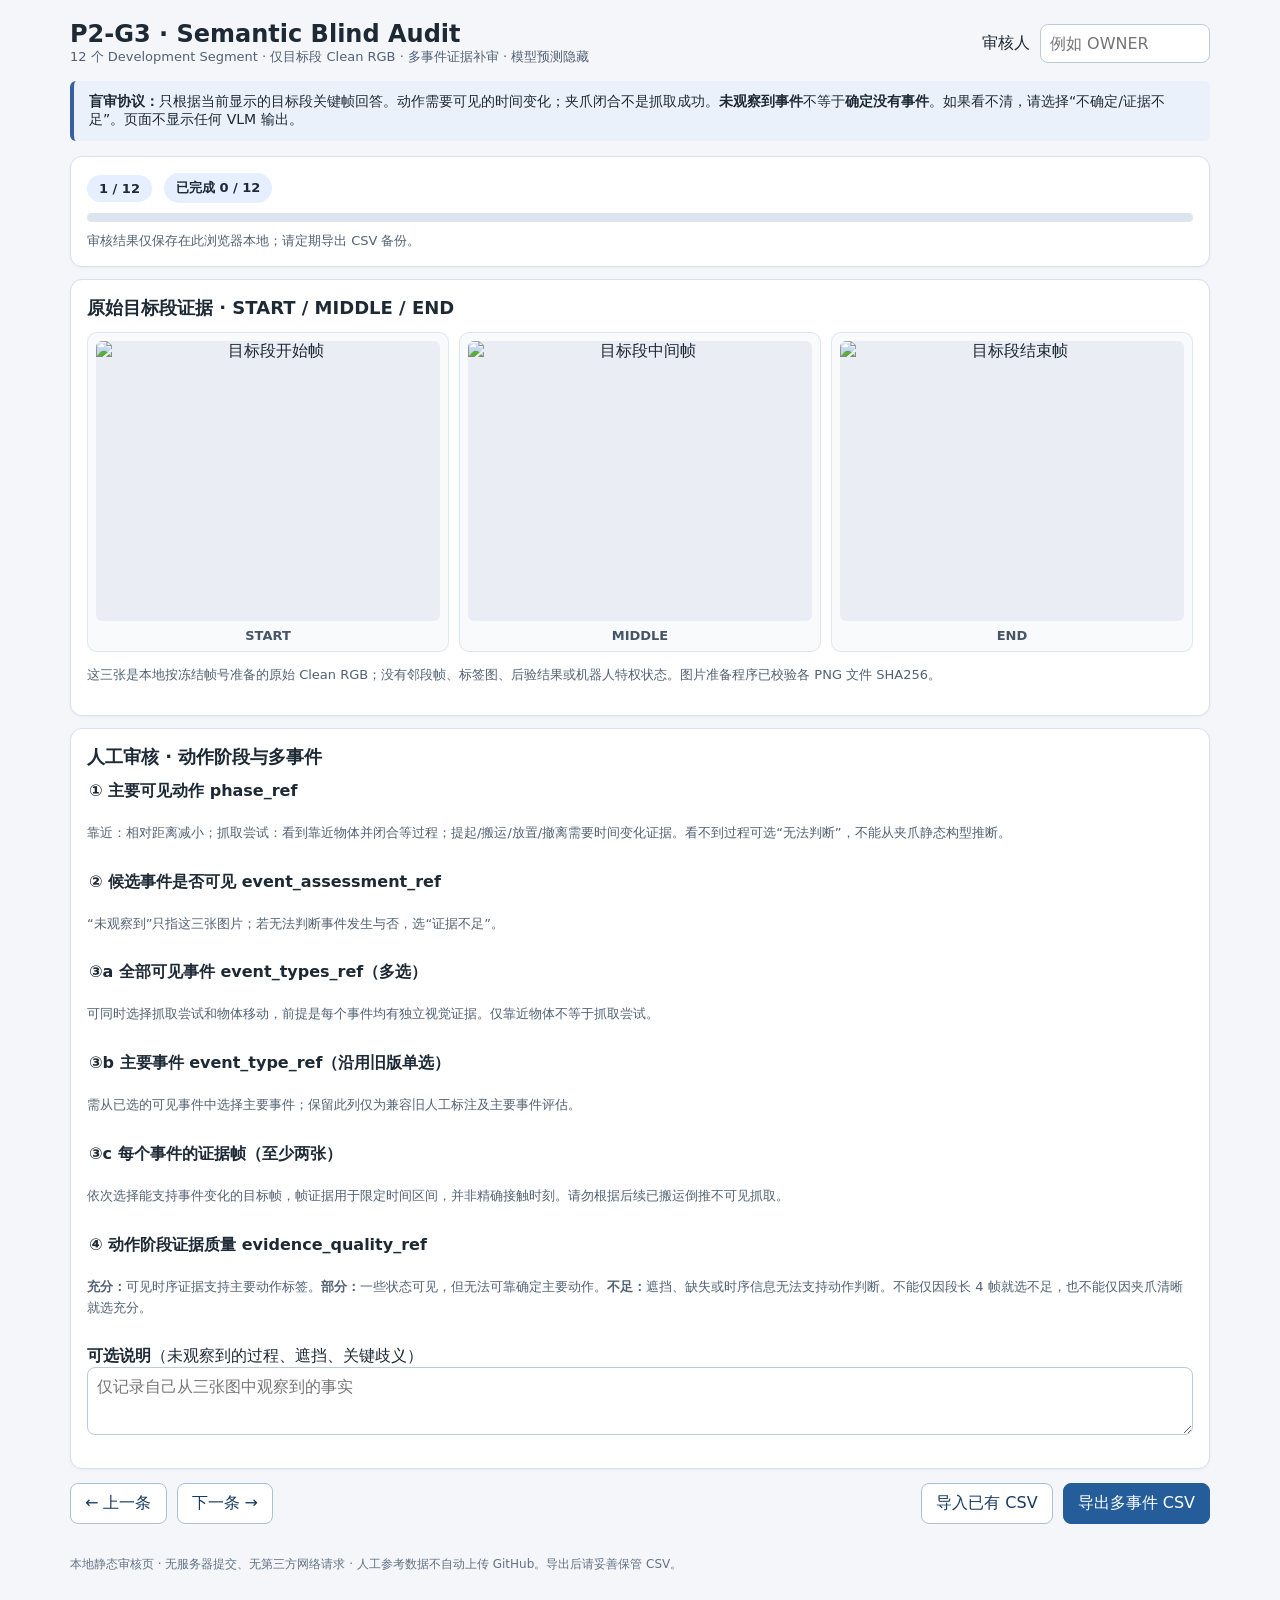
<file: scripts/g3_semantic_blind_audit_template.html>
<!doctype html>
<html lang="zh-CN">
<head>
<meta charset="utf-8">
<meta name="viewport" content="width=device-width,initial-scale=1">
<meta name="color-scheme" content="light">
<title>P2-G3C Multi-Event Blind Audit · 多事件人工语义盲审</title>
<style>
:root{font-family:system-ui,-apple-system,"Segoe UI","Microsoft YaHei",sans-serif;color:#1d2935;background:#f4f6fa}
*{box-sizing:border-box}body{margin:0}.shell{max-width:1180px;margin:auto;padding:20px}
header{display:flex;align-items:center;justify-content:space-between;gap:16px;flex-wrap:wrap}
h1{margin:0;font-size:24px}h2{font-size:18px;margin:0 0 12px}h3{font-size:16px;margin:0 0 9px}
.muted{color:#526173;font-size:13px}.notice{margin:15px 0;padding:12px 15px;border-left:4px solid #355f9d;background:#eaf1fb;border-radius:6px;font-size:14px}
.panel{background:#fff;border:1px solid #d9e1ec;border-radius:12px;padding:16px;margin:12px 0;box-shadow:0 1px 3px #162b4b0d}
.status{display:flex;flex-wrap:wrap;gap:12px;align-items:center}.badge{border-radius:99px;background:#e5efff;padding:6px 12px;font-size:13px;font-weight:600}
.progressTrack{height:9px;background:#dce5ef;border-radius:99px;margin:10px 0;overflow:hidden}.progressFill{height:100%;background:#245d9a;width:0}
.frames{display:grid;grid-template-columns:repeat(3,minmax(0,1fr));gap:10px}
figure{margin:0;border:1px solid #dfe5ed;border-radius:10px;padding:8px;text-align:center;background:#f9fafc}
figure img{display:block;width:100%;height:280px;object-fit:contain;image-rendering:auto;background:#eaeef4;border-radius:6px}
figcaption{font-size:13px;margin-top:7px;color:#475567;font-weight:600}
fieldset{border:0;padding:0;margin:0}.choiceGroup{margin:0 0 15px}.choiceGroup legend{font-weight:700;margin-bottom:8px}
.choices{display:flex;flex-wrap:wrap;gap:8px}.choice{display:inline-flex;gap:5px;align-items:center;padding:8px 10px;border:1px solid #cfdae7;border-radius:8px;font-size:13px;background:#fff;cursor:pointer}
.evidenceItem{margin:8px 0;padding:11px;border:1px solid #dfe5ed;border-radius:9px;background:#f9fafc}.evidenceItem .choices{margin-top:8px}
.choice:has(input:checked){border-color:#2565a7;background:#eaf3ff;color:#133e70}.choice input{accent-color:#205d9c}
textarea,input[type=text]{width:100%;border:1px solid #bccbdc;border-radius:8px;font:inherit;padding:9px;max-width:100%}
textarea{min-height:68px;resize:vertical}
button{font:inherit;border:1px solid #abc0d6;color:#163a60;background:#fff;padding:9px 14px;border-radius:8px;cursor:pointer}
button.primary{color:white;background:#245d9a;border-color:#245d9a}button:hover:not(:disabled){filter:brightness(.95)}button:disabled{opacity:.45;cursor:default}
.actions{display:flex;gap:8px;flex-wrap:wrap;align-items:center;justify-content:space-between;margin:14px 0}
.help{font-size:13px;color:#526173;line-height:1.6}code{font-size:12px}.error{color:#a12725;font-weight:bold}
#toast{font-size:13px;color:#376044} .compact{display:flex;gap:10px;align-items:center;flex-wrap:wrap}
footer{font-size:12px;color:#617184;padding:18px 0}
@media(max-width:800px){.frames{grid-template-columns:1fr}figure img{height:240px}.shell{padding:10px}}
</style>
</head>
<body>
<div class="shell">
<header>
<div><h1>P2-G3 · Semantic Blind Audit</h1><div class="muted">12 个 Development Segment · 仅目标段 Clean RGB · 多事件证据补审 · 模型预测隐藏</div></div>
<div class="compact"><label for="reviewer">审核人</label><input id="reviewer" type="text" style="width:170px" maxlength="100" placeholder="例如 OWNER"/></div>
</header>
<div class="notice"><b>盲审协议：</b>只根据当前显示的目标段关键帧回答。动作需要可见的时间变化；夹爪闭合不是抓取成功。<b>未观察到事件</b>不等于<b>确定没有事件</b>。如果看不清，请选择“不确定/证据不足”。页面不显示任何 VLM 输出。</div>
<section class="panel">
<div class="status"><span class="badge" id="position">1 / 12</span><span class="badge" id="progress">已完成 0 / 12</span><span id="identity" class="muted"></span></div>
<div class="progressTrack"><div class="progressFill" id="progressFill"></div></div>
<div id="save-status" class="muted">审核结果仅保存在此浏览器本地；请定期导出 CSV 备份。</div>
</section>
<section class="panel">
<h2>原始目标段证据 · START / MIDDLE / END</h2>
<div class="frames">
<figure><img id="frame-0" alt="目标段开始帧"><figcaption id="caption-0">START</figcaption></figure>
<figure><img id="frame-1" alt="目标段中间帧"><figcaption id="caption-1">MIDDLE</figcaption></figure>
<figure><img id="frame-2" alt="目标段结束帧"><figcaption id="caption-2">END</figcaption></figure>
</div>
<p class="help">这三张是本地按冻结帧号准备的原始 Clean RGB；没有邻段帧、标签图、后验结果或机器人特权状态。图片准备程序已校验各 PNG 文件 SHA256。</p>
</section>
<section class="panel">
<h2>人工审核 · 动作阶段与多事件</h2>
<form id="reviewForm" autocomplete="off">
<fieldset class="choiceGroup"><legend>① 主要可见动作 phase_ref</legend><div class="choices" id="phase_ref"></div><p class="help">靠近：相对距离减小；抓取尝试：看到靠近物体并闭合等过程；提起/搬运/放置/撤离需要时间变化证据。看不到过程可选“无法判断”，不能从夹爪静态构型推断。</p></fieldset>
<fieldset class="choiceGroup"><legend>② 候选事件是否可见 event_assessment_ref</legend><div class="choices" id="event_assessment_ref"></div><p class="help">“未观察到”只指这三张图片；若无法判断事件发生与否，选“证据不足”。</p></fieldset>
<fieldset class="choiceGroup"><legend>③a 全部可见事件 event_types_ref（多选）</legend><div class="choices" id="event_types_ref"></div><p class="help">可同时选择抓取尝试和物体移动，前提是每个事件均有独立视觉证据。仅靠近物体不等于抓取尝试。</p></fieldset>
<fieldset class="choiceGroup"><legend>③b 主要事件 event_type_ref（沿用旧版单选）</legend><div class="choices" id="event_type_ref"></div><p class="help">需从已选的可见事件中选择主要事件；保留此列仅为兼容旧人工标注及主要事件评估。</p></fieldset>
<fieldset class="choiceGroup"><legend>③c 每个事件的证据帧（至少两张）</legend><div id="event_evidence_ref"></div><p class="help">依次选择能支持事件变化的目标帧，帧证据用于限定时间区间，并非精确接触时刻。请勿根据后续已搬运倒推不可见抓取。</p></fieldset>
<fieldset class="choiceGroup"><legend>④ 动作阶段证据质量 evidence_quality_ref</legend><div class="choices" id="evidence_quality_ref"></div><p class="help"><b>充分：</b>可见时序证据支持主要动作标签。<b>部分：</b>一些状态可见，但无法可靠确定主要动作。<b>不足：</b>遮挡、缺失或时序信息无法支持动作判断。不能仅因段长 4 帧就选不足，也不能仅因夹爪清晰就选充分。</p></fieldset>
<label for="explanation"><b>可选说明</b>（未观察到的过程、遮挡、关键歧义）</label>
<textarea id="explanation" maxlength="800" placeholder="仅记录自己从三张图中观察到的事实"></textarea>
</form>
<p id="caseStatus" class="muted"></p>
</section>
<div class="actions">
<div class="compact"><button id="prev" type="button">← 上一条</button><button id="next" type="button">下一条 →</button></div>
<div class="compact"><button id="import" type="button">导入已有 CSV</button><button id="export" type="button" class="primary">导出多事件 CSV</button><input id="importFile" type="file" accept=".csv,text/csv" hidden></div>
</div>
<div id="toast" role="status" aria-live="polite"></div>
<footer>本地静态审核页 · 无服务器提交、无第三方网络请求 · 人工参考数据不自动上传 GitHub。导出后请妥善保管 CSV。</footer>
</div>
<script id="audit-payload" type="application/json">__AUDIT_DATA_JSON__</script>
<script src="g3c_multi_event.js"></script>
</body></html>
</file>
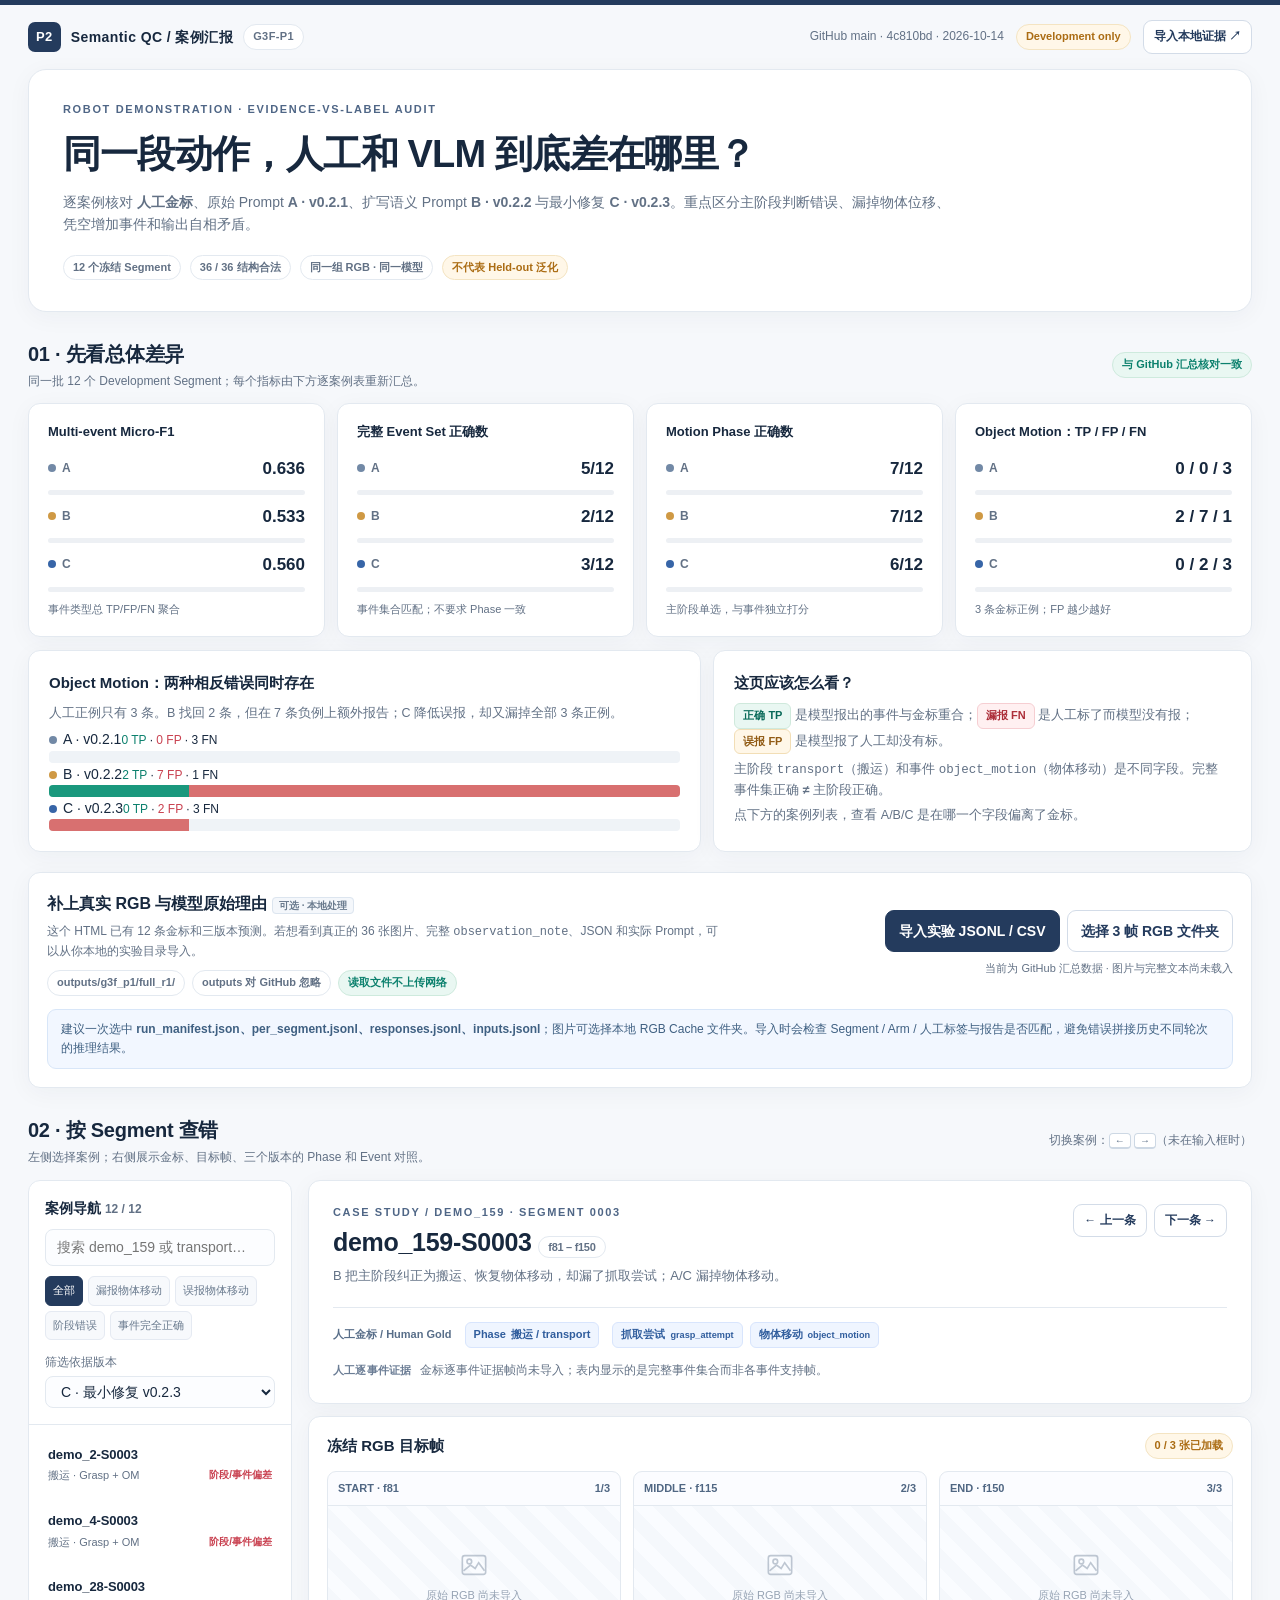
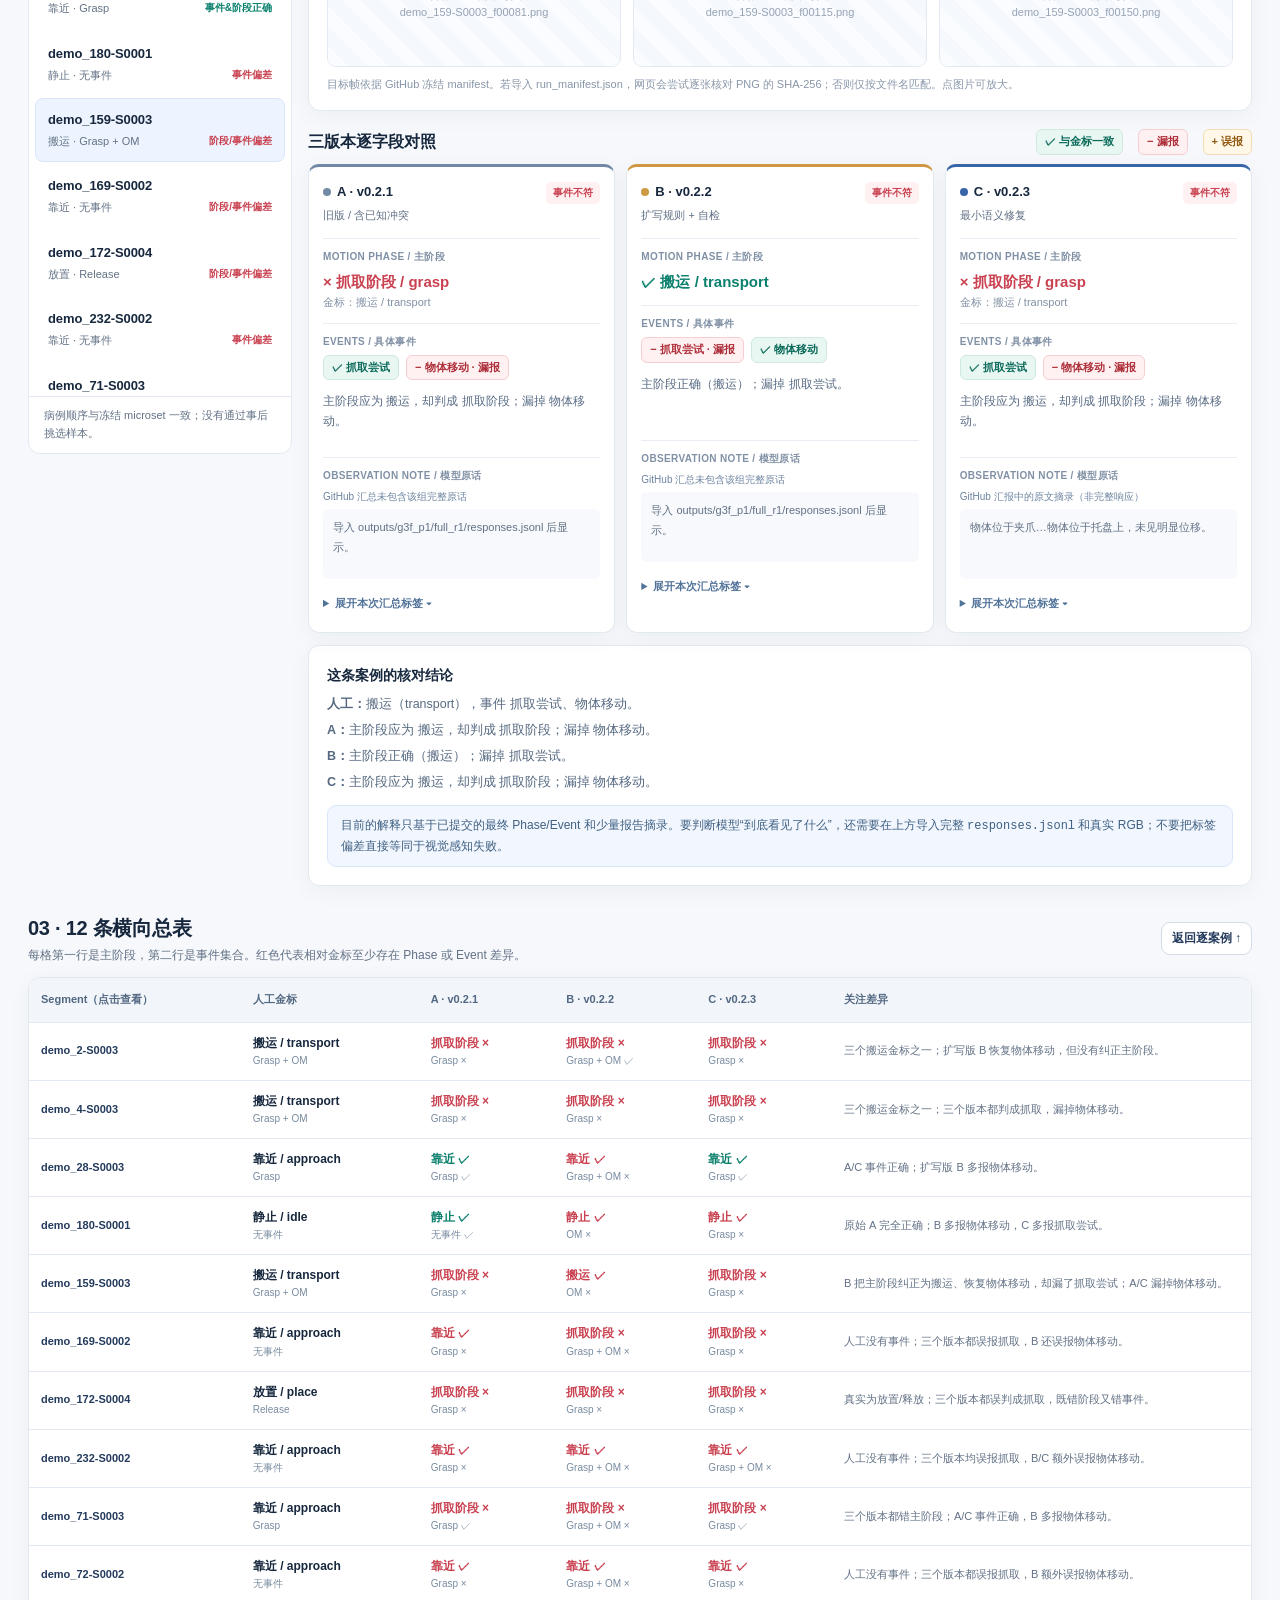
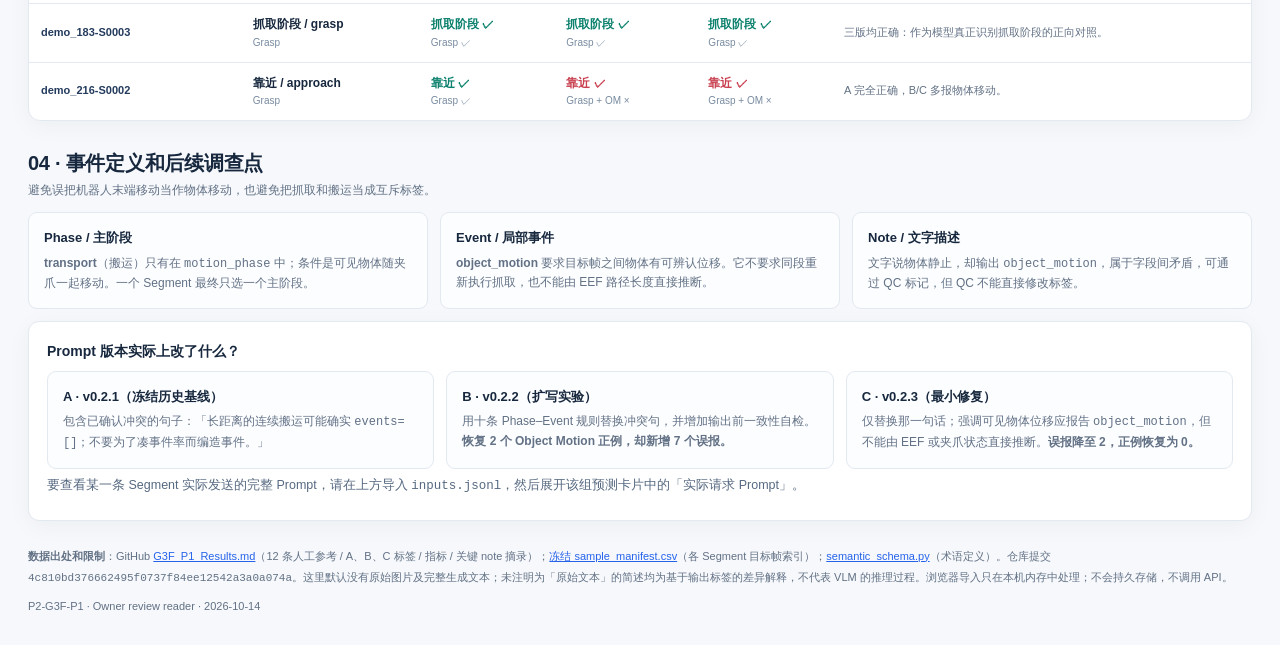
<file: 0-doc/90-implementation-local/G3F_P1_Case_Comparison_Template.html>
<!doctype html>
<html lang="zh-CN">
<head>
<meta charset="utf-8"/>
<meta name="viewport" content="width=device-width,initial-scale=1"/>
<meta name="color-scheme" content="light"/>
<title>P2-G3F-P1｜12 Segment 金标与 VLM 结果对照</title>
<style>
:root{--bg:#f6f8fb;--paper:#fff;--ink:#17283e;--muted:#627185;--line:#e3e9f0;--navy:#243b5d;--blue:#2563eb;--bluebg:#eff5ff;--green:#0b806d;--greenbg:#e9f7f2;--red:#c94150;--redbg:#fff0f1;--amber:#ab6c13;--amberbg:#fff7e8;--shadow:0 5px 24px rgba(32,48,75,.045)}
*{box-sizing:border-box}html{scroll-behavior:smooth}body{margin:0;background:var(--bg);color:var(--ink);font:14px/1.6 -apple-system,BlinkMacSystemFont,"Segoe UI","Microsoft YaHei",sans-serif}button,input,select{font:inherit}button{cursor:pointer}button:focus-visible,input:focus-visible,select:focus-visible,a:focus-visible{outline:3px solid #9bbafe;outline-offset:2px}button:disabled{opacity:.4;cursor:not-allowed}a{color:var(--blue)}.topline{height:5px;background:var(--navy)}.shell{width:min(1560px,calc(100% - 56px));margin:auto}.top{min-height:64px;display:flex;align-items:center;justify-content:space-between;gap:20px}.brand{font-weight:800;letter-spacing:.03em;font-size:14px;display:flex;align-items:center;gap:10px}.brandmark{background:var(--navy);color:white;padding:5px 8px;border-radius:7px;font-size:13px}.topright{display:flex;gap:12px;align-items:center;flex-wrap:wrap}.tiny{font-size:12px;color:var(--muted)}.tag{display:inline-flex;align-items:center;border:1px solid var(--line);background:white;border-radius:999px;padding:3px 9px;font-size:11px;font-weight:700;color:var(--muted)}.tag.warn{background:var(--amberbg);color:var(--amber);border-color:#f4e4c2}.tag.good{background:var(--greenbg);color:var(--green);border-color:#ceeadd}.btn{border:1px solid #d3dce8;background:white;color:var(--navy);font-weight:700;padding:9px 13px;border-radius:9px;transition:background .12s}.btn:hover{background:#f0f4fa}.btn.primary{background:var(--navy);color:#fff;border-color:var(--navy)}.btn.primary:hover{background:#344c6f}.btn.small{font-size:12px;padding:6px 10px}.hero{background:var(--paper);border:1px solid var(--line);border-radius:18px;padding:31px 34px;box-shadow:var(--shadow);margin-bottom:20px}.eyebrow{font-size:11px;font-weight:800;color:#4f6686;letter-spacing:.15em;text-transform:uppercase}.hero h1{font-size:clamp(25px,3vw,38px);line-height:1.32;letter-spacing:-.8px;margin:10px 0 12px}.hero p{max-width:900px;font-size:14px;color:var(--muted);margin:0}.hero-meta{margin-top:19px;display:flex;align-items:center;flex-wrap:wrap;gap:9px}.sectiontitle{display:flex;align-items:center;justify-content:space-between;gap:18px;margin:26px 0 12px}.sectiontitle h2{font-size:20px;letter-spacing:-.25px;margin:0}.sectiontitle p{margin:2px 0 0;color:var(--muted);font-size:12px}.summary{display:grid;grid-template-columns:repeat(4,minmax(0,1fr));gap:12px}.metric{padding:18px 19px;background:white;border:1px solid var(--line);border-radius:12px;box-shadow:var(--shadow);min-width:0}.metric .m-title{font-size:13px;font-weight:750;margin-bottom:12px}.metric .m-legend{display:flex;justify-content:space-between;align-items:center;gap:6px;margin:8px 0;font-size:12px}.metric .m-legend .key{white-space:nowrap;font-weight:700;color:var(--muted)}.metric .m-legend .value{font-variant-numeric:tabular-nums;font-size:17px;font-weight:800;color:var(--ink)}.minibar{height:5px;width:100%;background:#edf0f4;border-radius:7px;overflow:hidden}.minibar>span{display:block;height:100%;border-radius:7px;background:var(--navy)}.metric .subnote{color:var(--muted);font-size:11px;margin-top:9px}.version-a{--tone:#7289a6}.version-b{--tone:#cf9944}.version-c{--tone:#3765a7}.version-mark{display:inline-block;background:var(--tone);width:8px;height:8px;border-radius:50%;margin-right:6px}.insight-strip{display:grid;grid-template-columns:1.25fr 1fr;gap:12px;margin-top:13px}.panel{background:white;border:1px solid var(--line);border-radius:12px;padding:20px;box-shadow:var(--shadow)}.panel h3{margin:0 0 8px;font-size:15px}.panel p{margin:5px 0;color:var(--muted);font-size:12.5px}.chip-row{display:flex;gap:7px;align-items:center;flex-wrap:wrap}.token{border:1px solid var(--line);border-radius:6px;padding:3px 8px;background:#f7f9fc;font-size:11px;font-weight:750;display:inline-flex;align-items:center;gap:5px;white-space:nowrap}.token.good{background:var(--greenbg);border-color:#cfe9dc;color:#086958}.token.bad{background:var(--redbg);border-color:#f6ced2;color:#ad2f3a}.token.extra{background:var(--amberbg);border-color:#f2deb6;color:#915b14}.token.neutral{background:var(--bluebg);border-color:#d8e5fd;color:#305d9d}.token.muted{color:#718094;background:#f3f5f8}.workspace{display:grid;grid-template-columns:264px minmax(0,1fr);gap:16px;align-items:start}.navigator{background:white;border:1px solid var(--line);border-radius:12px;overflow:hidden;position:sticky;top:12px;max-height:calc(100vh - 26px);display:flex;flex-direction:column}.navhead{padding:16px;border-bottom:1px solid var(--line)}.navhead h3{font-size:14px;margin:0 0 10px}.search{width:100%;height:37px;border:1px solid var(--line);border-radius:8px;padding:0 11px;color:var(--ink);background:#fcfdff;outline:none}.filtergrid{display:flex;flex-wrap:wrap;gap:5px;margin-top:10px}.filterbtn{background:#f7f9fc;border:1px solid #e5eaf2;color:#68798d;border-radius:6px;padding:5px 7px;font-size:11px}.filterbtn.selected{background:var(--navy);color:white;border-color:var(--navy)}.navlist{overflow:auto;padding:6px}.navcase{display:block;width:100%;background:transparent;border:1px solid transparent;border-radius:8px;padding:11px 12px;text-align:left;margin:2px 0}.navcase:hover{background:#f6f8fc}.navcase.active{background:#edf4ff;border-color:#d7e5f9}.navcase .num{font-size:13px;font-weight:850;letter-spacing:-.1px;color:var(--ink)}.navcase .desc{font-size:11px;color:var(--muted);display:flex;justify-content:space-between;gap:5px;margin-top:2px}.navcase .level{font-size:10px;color:var(--red);font-weight:750}.navcase .level.ok{color:var(--green)}.navfoot{padding:10px 15px;border-top:1px solid var(--line);font-size:11px;color:var(--muted)}.detail{min-width:0}.casehero{padding:23px 24px;background:white;border:1px solid var(--line);border-radius:12px;box-shadow:var(--shadow)}.casehero-top{display:flex;justify-content:space-between;gap:15px;align-items:start}.casehero h2{margin:5px 0 7px;line-height:1.3;letter-spacing:-.3px;font-size:25px}.casehero p{margin:7px 0;color:var(--muted);font-size:13px}.case-actions{display:flex;gap:7px;flex-shrink:0}.barrow{display:flex;gap:8px;align-items:center;flex-wrap:wrap;margin-top:13px}.focus-label{font-size:11px;color:#6b7d95;font-weight:800;letter-spacing:.02em}.goldline{margin-top:14px;border-top:1px solid var(--line);padding-top:14px;display:flex;align-items:center;gap:13px;flex-wrap:wrap}.goldline .gtitle{font-size:11px;font-weight:800;color:#586e89}.vispanel{background:white;border:1px solid var(--line);border-radius:12px;padding:16px 18px;margin-top:12px;box-shadow:var(--shadow)}.vispanel-head{display:flex;align-items:center;justify-content:space-between;gap:10px}.vispanel h3{margin:0;font-size:15px}.frames{display:grid;grid-template-columns:repeat(3,minmax(0,1fr));gap:12px;margin-top:12px}.frame{border:1px solid var(--line);border-radius:9px;overflow:hidden;background:#fbfcff}.frame-top{display:flex;align-items:center;justify-content:space-between;padding:8px 10px;font-size:11px;color:#506783;border-bottom:1px solid var(--line);font-weight:750}.frame-empty{height:160px;display:flex;align-items:center;justify-content:center;flex-direction:column;color:#96a3b4;text-align:center;gap:8px;padding:16px;font-size:11px;background:repeating-linear-gradient(45deg,#fafcff,#fafcff 14px,#f5f8fc 14px,#f5f8fc 28px)}.frame-empty svg{width:28px;height:28px;opacity:.6}.frame img{width:100%;display:block;aspect-ratio: 16 / 9;object-fit:contain;background:#f2f4f7;image-rendering:auto;cursor:zoom-in}.frame img:hover{outline:2px solid #a3c7ff;outline-offset:-2px}.imghint{color:#8896a9;font-size:11px;margin-top:9px}.armhead{display:flex;align-items:center;justify-content:space-between;margin:18px 0 9px}.armhead h3{margin:0;font-size:16px}.arms{display:grid;grid-template-columns:repeat(3,minmax(0,1fr));gap:11px}.armcard{background:white;border:1px solid var(--line);border-radius:11px;padding:15px 14px 13px;min-width:0;box-shadow:var(--shadow);border-top:3px solid var(--tone)}.armcard .armname{display:flex;align-items:center;justify-content:space-between;font-size:13px;font-weight:850;gap:5px}.armcard .armnote{color:var(--muted);font-size:11px;margin:3px 0 14px}.statblock{margin-top:11px;border-top:1px solid #e9edf3;padding-top:10px}.statblock .label{font-size:10px;color:#8090a5;text-transform:uppercase;letter-spacing:.035em;font-weight:800;margin-bottom:5px}.phasevalue{font-size:15px;font-weight:850}.phasevalue.ok{color:var(--green)}.phasevalue.wrong{color:var(--red)}.smallhint{display:block;font-size:11px;color:#8190a4}.armcard .result{margin-top:14px;min-height:26px;display:flex;align-items:center;gap:5px;flex-wrap:wrap}.note{font-size:11px;color:var(--muted);background:#f7f9fc;border-radius:6px;padding:9px 10px;min-height:70px;line-height:1.8;overflow-wrap:anywhere}.notetag{font-size:10px;color:#6b829f;margin:0 0 4px}.blurb{margin-top:12px;color:#586b84;font-size:12px;min-height:54px}.badge-status{padding:3px 7px;border-radius:5px;background:var(--greenbg);color:var(--green);font-size:10px;font-weight:850;white-space:nowrap}.badge-status.wrong{background:var(--redbg);color:var(--red)}.badge-status.neutral{background:#f1f4f8;color:#77869a}.section-box{background:white;border:1px solid var(--line);border-radius:11px;margin-top:12px;padding:18px;box-shadow:var(--shadow)}.section-box h3{margin:0 0 8px;font-size:14px}.section-box p{margin:6px 0;font-size:12.5px;color:#566981}.inlinewarn{padding:10px 12px;border:1px solid #efdcbf;border-radius:8px;background:#fffaf0;color:#795622;font-size:12px}.upload{background:white;border:1px solid var(--line);border-radius:12px;padding:18px;margin:20px 0;box-shadow:var(--shadow)}.upload-inner{display:grid;grid-template-columns:1.4fr 1fr;gap:25px;align-items:center}.upload h3{margin:0 0 5px;font-size:16px}.upload p{font-size:12px;color:var(--muted);margin:0 0 9px}.upload-actions{display:flex;gap:7px;flex-wrap:wrap;justify-content:flex-end}.upload input[type=file]{position:absolute;width:1px;height:1px;opacity:0}.upload .status{text-align:right;font-size:11px;color:var(--muted);margin-top:8px}.imported{color:var(--green)!important;font-weight:700}.matrix{background:white;border:1px solid var(--line);border-radius:12px;overflow:auto;box-shadow:var(--shadow)}.matrix table{border-collapse:collapse;width:100%;min-width:890px}.matrix th{position:sticky;top:0;background:#f2f6fa;text-align:left;font-size:11px;color:#526781;padding:13px 12px;font-weight:800;white-space:nowrap}.matrix td{border-top:1px solid var(--line);padding:11px 12px;vertical-align:middle;font-size:11px}.matrix tbody tr{cursor:pointer}.matrix tbody tr:hover{background:#f5f9fe}.matrix .cellphase{display:block;font-size:12px;font-weight:800}.matrix .evt-small{display:block;font-size:10px;color:#788ba0}.matrix td.bad .cellphase{color:var(--red)}.matrix td.good .cellphase{color:var(--green)}.legend{display:flex;gap:15px;flex-wrap:wrap;color:var(--muted);font-size:11px}.legend b{color:var(--ink)}.sources{font-size:11px;color:var(--muted);line-height:1.9;padding:25px 0 34px}.sources a{word-break:break-all}.modal{position:fixed;inset:0;background:rgba(15,29,49,.7);z-index:20;display:flex;align-items:center;justify-content:center;padding:24px}.modal.hidden{display:none}.modalbox{background:white;border-radius:13px;padding:14px;max-width:95vw;max-height:95vh;display:flex;flex-direction:column;gap:9px}.modalbox img{max-height:78vh;max-width:90vw;object-fit:contain}.modalbox button{align-self:flex-end}.rawdetails{margin-top:10px}.rawdetails summary{cursor:pointer;font-size:11px;font-weight:800;color:#527399;padding:6px 0}.rawdetails pre{margin:0;white-space:pre-wrap;overflow-wrap:anywhere;font-size:11px;line-height:1.6;background:#f5f7fa;border:1px solid var(--line);padding:12px;max-height:240px;overflow:auto;border-radius:7px}.rawdetails .promptpre{max-height:390px}.rulebox{display:grid;grid-template-columns:repeat(3,1fr);gap:12px}.rulebox article{border:1px solid var(--line);padding:15px;border-radius:9px;background:#fcfdff}.rulebox h4{margin:0 0 5px;font-size:13px}.rulebox p{margin:0;font-size:12px;color:var(--muted)}.notice{font-size:12px;border:1px solid #d8e6f8;color:#3f6082;border-radius:9px;background:#f2f7ff;padding:10px 13px;margin-top:13px}.noresult{padding:16px;color:var(--muted);font-size:12px}.kbd{border:1px solid #cdd8e4;border-bottom-width:2px;padding:1px 5px;font-size:10px;background:white;border-radius:4px;color:#5e7189}.footerbadge{font-family:ui-monospace,monospace;font-size:11px}.sec-note{color:var(--muted);font-size:11px;margin-bottom:6px}.readonly{font-size:10px;padding:2px 6px;border:1px solid #dce5ef;background:#f4f7fb;color:#6a7b8e;border-radius:4px;font-weight:800}
@media(max-width:1200px){.summary{grid-template-columns:repeat(2,1fr)}.arms{grid-template-columns:1fr}.armcard{padding:14px}.note{min-height:auto}.blurb{min-height:auto}.workspace{grid-template-columns:242px 1fr}}
@media(max-width:800px){.shell{width:calc(100% - 24px)}.top{flex-wrap:wrap;padding:12px 0}.hero{padding:22px}.summary{grid-template-columns:1fr 1fr}.insight-strip,.upload-inner,.workspace{grid-template-columns:1fr}.navigator{position:static;max-height:340px}.upload-actions{justify-content:flex-start}.upload .status{text-align:left}.frames{gap:6px}.frame-empty{height:105px;font-size:10px}.frame-top{padding:6px}.casehero-top{flex-direction:column}.case-actions{width:100%}.rulebox{grid-template-columns:1fr}.casehero{padding:16px}.metric{padding:13px}}
@media(max-width:470px){.summary{grid-template-columns:1fr}.frames{grid-template-columns:1fr}.frame img{max-height:330px}.frame-empty{height:130px}}
@media print{body{background:white}.top,.upload,.navigator,.case-actions,.sectiontitle .btn,.modal{display:none!important}.workspace,.insight-strip{display:block}.shell{width:100%}.hero,.metric,.panel,.casehero,.vispanel,.armcard{box-shadow:none;break-inside:avoid}.arms{display:flex;gap:7px}.armcard{flex:1}.matrix{break-before:page}}
</style>
</head>
<body>
<div class="topline"></div>
<div class="shell">
<nav class="top"><div class="brand"><span class="brandmark">P2</span> Semantic QC / 案例汇报 <span class="tag">G3F-P1</span></div><div class="topright"><span class="tiny">GitHub main · 4c810bd · 2026-10-14</span><span class="tag warn">Development only</span><button class="btn small" onclick="document.getElementById('importPanel').scrollIntoView({behavior:'smooth'})">导入本地证据 ↗</button></div></nav>
<header class="hero">
  <div class="eyebrow">Robot Demonstration · Evidence-vs-Label Audit</div>
  <h1>同一段动作，人工和 VLM 到底差在哪里？</h1>
  <p>逐案例核对 <b>人工金标</b>、原始 Prompt <b>A · v0.2.1</b>、扩写语义 Prompt <b>B · v0.2.2</b> 与最小修复 <b>C · v0.2.3</b>。重点区分主阶段判断错误、漏掉物体位移、凭空增加事件和输出自相矛盾。</p>
  <div class="hero-meta"><span class="tag">12 个冻结 Segment</span><span class="tag">36 / 36 结构合法</span><span class="tag">同一组 RGB · 同一模型</span><span class="tag warn">不代表 Held-out 泛化</span></div>
</header>
<section aria-label="全局指标">
<div class="sectiontitle"><div><h2>01 · 先看总体差异</h2><p>同一批 12 个 Development Segment；每个指标由下方逐案例表重新汇总。</p></div><span class="tiny" id="integrity">正在核对...</span></div>
<div class="summary" id="summaryCards"></div>
<div class="insight-strip">
  <div class="panel"><h3>Object Motion：两种相反错误同时存在</h3><p>人工正例只有 3 条。B 找回 2 条，但在 7 条负例上额外报告；C 降低误报，却又漏掉全部 3 条正例。</p><div id="objectMotionBars"></div></div>
  <div class="panel"><h3>这页应该怎么看？</h3><p><span class="token good">正确 TP</span> 是模型报出的事件与金标重合；<span class="token bad">漏报 FN</span> 是人工标了而模型没有报；<span class="token extra">误报 FP</span> 是模型报了人工却没有标。</p><p>主阶段 <code>transport</code>（搬运）和事件 <code>object_motion</code>（物体移动）是不同字段。完整事件集正确 <b>≠</b> 主阶段正确。</p><p>点下方的案例列表，查看 A/B/C 是在哪一个字段偏离了金标。</p></div>
</div>
</section>
<section class="upload" id="importPanel">
  <div class="upload-inner"><div><h3>补上真实 RGB 与模型原始理由 <span class="readonly">可选 · 本地处理</span></h3><p>这个 HTML 已有 12 条金标和三版本预测。若想看到真正的 36 张图片、完整 <code>observation_note</code>、JSON 和实际 Prompt，可以从你本地的实验目录导入。</p><div class="chip-row"><span class="tag">outputs/g3f_p1/full_r1/</span><span class="tag">outputs 对 GitHub 忽略</span><span class="tag good">读取文件不上传网络</span></div></div>
  <div><div class="upload-actions"><label class="btn primary" for="filesInput">导入实验 JSONL / CSV</label><input id="filesInput" type="file" accept=".jsonl,.json,.csv" multiple/><label class="btn" for="folderInput">选择 3 帧 RGB 文件夹</label><input id="folderInput" type="file" accept="image/*" webkitdirectory directory multiple/></div><div class="status" id="importStatus" role="status">当前为 GitHub 汇总数据 · 图片与完整文本尚未载入</div></div></div>
  <div class="notice">建议一次选中 <b>run_manifest.json、per_segment.jsonl、responses.jsonl、inputs.jsonl</b>；图片可选择本地 RGB Cache 文件夹。导入时会检查 Segment / Arm / 人工标签与报告是否匹配，避免错误拼接历史不同轮次的推理结果。</div>
</section>
<div class="sectiontitle" id="casebook"><div><h2>02 · 按 Segment 查错</h2><p>左侧选择案例；右侧展示金标、目标帧、三个版本的 Phase 和 Event 对照。</p></div><span class="tiny">切换案例：<span class="kbd">←</span> <span class="kbd">→</span>（未在输入框时）</span></div>
<div class="workspace">
<aside class="navigator"><div class="navhead"><h3>案例导航 <span id="navCount" class="tiny">12 / 12</span></h3><input id="searchInput" class="search" placeholder="搜索 demo_159 或 transport…" aria-label="搜索案例"/><div class="filtergrid" id="filters"><button class="filterbtn selected" data-filter="all">全部</button><button class="filterbtn" data-filter="om-miss">漏报物体移动</button><button class="filterbtn" data-filter="om-fp">误报物体移动</button><button class="filterbtn" data-filter="phase">阶段错误</button><button class="filterbtn" data-filter="exact">事件完全正确</button></div><div style="margin-top:10px"><label class="tiny" for="focusArm">筛选依据版本 </label><select id="focusArm" class="search" style="height:32px;margin-top:3px"><option value="C">C · 最小修复 v0.2.3</option><option value="B">B · 扩写版 v0.2.2</option><option value="A">A · 旧版 v0.2.1</option></select></div></div><div class="navlist" id="caseNav"></div><div class="navfoot">病例顺序与冻结 microset 一致；没有通过事后挑选样本。</div></aside>
<main class="detail" id="caseDetail" aria-live="polite"></main>
</div>
<div class="sectiontitle" id="comparison"><div><h2>03 · 12 条横向总表</h2><p>每格第一行是主阶段，第二行是事件集合。红色代表相对金标至少存在 Phase 或 Event 差异。</p></div><button class="btn small" onclick="document.getElementById('casebook').scrollIntoView({behavior:'smooth'})">返回逐案例 ↑</button></div>
<div class="matrix" id="matrixWrap"></div>
<div class="sectiontitle" id="rubric"><div><h2>04 · 事件定义和后续调查点</h2><p>避免误把机器人末端移动当作物体移动，也避免把抓取和搬运当成互斥标签。</p></div></div>
<div class="rulebox">
 <article><h4>Phase / 主阶段</h4><p><b>transport</b>（搬运）只有在 <code>motion_phase</code> 中；条件是可见物体随夹爪一起移动。一个 Segment 最终只选一个主阶段。</p></article>
 <article><h4>Event / 局部事件</h4><p><b>object_motion</b> 要求目标帧之间物体有可辨认位移。它不要求同段重新执行抓取，也不能由 EEF 路径长度直接推断。</p></article>
 <article><h4>Note / 文字描述</h4><p>文字说物体静止，却输出 <code>object_motion</code>，属于字段间矛盾，可通过 QC 标记，但 QC 不能直接修改标签。</p></article>
</div>
<div class="section-box" style="margin-top:12px"><h3>Prompt 版本实际上改了什么？</h3><div class="rulebox"><article><h4>A · v0.2.1（冻结历史基线）</h4><p>包含已确认冲突的句子：「长距离的连续搬运可能确实 <code>events=[]</code>；不要为了凑事件率而编造事件。」</p></article><article><h4>B · v0.2.2（扩写实验）</h4><p>用十条 Phase–Event 规则替换冲突句，并增加输出前一致性自检。<b>恢复 2 个 Object Motion 正例，却新增 7 个误报。</b></p></article><article><h4>C · v0.2.3（最小修复）</h4><p>仅替换那一句话；强调可见物体位移应报告 <code>object_motion</code>，但不能由 EEF 或夹爪状态直接推断。<b>误报降至 2，正例恢复为 0。</b></p></article></div><p>要查看某一条 Segment 实际发送的完整 Prompt，请在上方导入 <code>inputs.jsonl</code>，然后展开该组预测卡片中的「实际请求 Prompt」。</p></div>
<footer class="sources">
 <b>数据出处和限制</b>：GitHub <a href="https://github.com/Modori1998/embody_project2_data_value/blob/main/0-doc/10-design-review/G3F_P1_Results.md" target="_blank" rel="noopener">G3F_P1_Results.md</a>（12 条人工参考 / A、B、C 标签 / 指标 / 关键 note 摘录）；<a href="https://github.com/Modori1998/embody_project2_data_value/blob/main/0-doc/10-design-review/evidence/P2_G3_Taxonomy_v0_2_20261013/sample_manifest.csv" target="_blank" rel="noopener">冻结 sample_manifest.csv</a>（各 Segment 目标帧索引）；<a href="https://github.com/Modori1998/embody_project2_data_value/blob/main/src/project2_g3/semantic_schema.py" target="_blank" rel="noopener">semantic_schema.py</a>（术语定义）。仓库提交 <span class="footerbadge">4c810bd376662495f0737f84ee12542a3a0a074a</span>。这里默认没有原始图片及完整生成文本；未注明为「原始文本」的简述均为基于输出标签的差异解释，不代表 VLM 的推理过程。浏览器导入只在本机内存中处理；不会持久存储，不调用 API。<div style="margin-top:8px">P2-G3F-P1 · Owner review reader · 2026-10-14</div>
</footer>
</div>
<div class="modal hidden" id="imageModal" role="dialog" aria-modal="true" aria-label="放大图像" onclick="if(event.target===this)closeModal()"><div class="modalbox"><button class="btn small" onclick="closeModal()">关闭 ×</button><img alt="原始 RGB 放大图" id="zoomImage"/><span class="tiny" id="zoomTitle"></span></div></div>
<script id="preset" type="application/json">[
  {
    "id": "demo_2-S0003",
    "episode": "demo_2",
    "frames": [
      63,
      84,
      106
    ],
    "gold": {
      "phase": "transport",
      "events": [
        "grasp_attempt",
        "object_motion"
      ]
    },
    "arms": {
      "A": {
        "phase": "grasp",
        "events": [
          "grasp_attempt"
        ]
      },
      "B": {
        "phase": "grasp",
        "events": [
          "grasp_attempt",
          "object_motion"
        ]
      },
      "C": {
        "phase": "grasp",
        "events": [
          "grasp_attempt"
        ],
        "note_excerpt": "物体位于桌面上，未见明显位移。"
      }
    },
    "finding": "三个搬运金标之一；扩写版 B 恢复物体移动，但没有纠正主阶段。"
  },
  {
    "id": "demo_4-S0003",
    "episode": "demo_4",
    "frames": [
      69,
      102,
      136
    ],
    "gold": {
      "phase": "transport",
      "events": [
        "grasp_attempt",
        "object_motion"
      ]
    },
    "arms": {
      "A": {
        "phase": "grasp",
        "events": [
          "grasp_attempt"
        ]
      },
      "B": {
        "phase": "grasp",
        "events": [
          "grasp_attempt"
        ]
      },
      "C": {
        "phase": "grasp",
        "events": [
          "grasp_attempt"
        ],
        "note_excerpt": "物体位于桌面上，未见明显位移。"
      }
    },
    "finding": "三个搬运金标之一；三个版本都判成抓取，漏掉物体移动。"
  },
  {
    "id": "demo_28-S0003",
    "episode": "demo_28",
    "frames": [
      14,
      38,
      62
    ],
    "gold": {
      "phase": "approach",
      "events": [
        "grasp_attempt"
      ]
    },
    "arms": {
      "A": {
        "phase": "approach",
        "events": [
          "grasp_attempt"
        ]
      },
      "B": {
        "phase": "approach",
        "events": [
          "grasp_attempt",
          "object_motion"
        ]
      },
      "C": {
        "phase": "approach",
        "events": [
          "grasp_attempt"
        ]
      }
    },
    "finding": "A/C 事件正确；扩写版 B 多报物体移动。"
  },
  {
    "id": "demo_180-S0001",
    "episode": "demo_180",
    "frames": [
      0,
      1,
      3
    ],
    "gold": {
      "phase": "idle",
      "events": []
    },
    "arms": {
      "A": {
        "phase": "idle",
        "events": []
      },
      "B": {
        "phase": "idle",
        "events": [
          "object_motion"
        ]
      },
      "C": {
        "phase": "idle",
        "events": [
          "grasp_attempt"
        ]
      }
    },
    "finding": "原始 A 完全正确；B 多报物体移动，C 多报抓取尝试。"
  },
  {
    "id": "demo_159-S0003",
    "episode": "demo_159",
    "frames": [
      81,
      115,
      150
    ],
    "gold": {
      "phase": "transport",
      "events": [
        "grasp_attempt",
        "object_motion"
      ]
    },
    "arms": {
      "A": {
        "phase": "grasp",
        "events": [
          "grasp_attempt"
        ]
      },
      "B": {
        "phase": "transport",
        "events": [
          "object_motion"
        ]
      },
      "C": {
        "phase": "grasp",
        "events": [
          "grasp_attempt"
        ],
        "note_excerpt": "物体位于夹爪…物体位于托盘上，未见明显位移。"
      }
    },
    "finding": "B 把主阶段纠正为搬运、恢复物体移动，却漏了抓取尝试；A/C 漏掉物体移动。"
  },
  {
    "id": "demo_169-S0002",
    "episode": "demo_169",
    "frames": [
      4,
      16,
      28
    ],
    "gold": {
      "phase": "approach",
      "events": []
    },
    "arms": {
      "A": {
        "phase": "approach",
        "events": [
          "grasp_attempt"
        ]
      },
      "B": {
        "phase": "grasp",
        "events": [
          "grasp_attempt",
          "object_motion"
        ]
      },
      "C": {
        "phase": "grasp",
        "events": [
          "grasp_attempt"
        ]
      }
    },
    "finding": "人工没有事件；三个版本都误报抓取，B 还误报物体移动。"
  },
  {
    "id": "demo_172-S0004",
    "episode": "demo_172",
    "frames": [
      166,
      167,
      169
    ],
    "gold": {
      "phase": "place",
      "events": [
        "release_attempt"
      ]
    },
    "arms": {
      "A": {
        "phase": "grasp",
        "events": [
          "grasp_attempt"
        ]
      },
      "B": {
        "phase": "grasp",
        "events": [
          "grasp_attempt"
        ]
      },
      "C": {
        "phase": "grasp",
        "events": [
          "grasp_attempt"
        ]
      }
    },
    "finding": "真实为放置/释放；三个版本都误判成抓取，既错阶段又错事件。"
  },
  {
    "id": "demo_232-S0002",
    "episode": "demo_232",
    "frames": [
      4,
      26,
      49
    ],
    "gold": {
      "phase": "approach",
      "events": []
    },
    "arms": {
      "A": {
        "phase": "approach",
        "events": [
          "grasp_attempt"
        ]
      },
      "B": {
        "phase": "approach",
        "events": [
          "grasp_attempt",
          "object_motion"
        ]
      },
      "C": {
        "phase": "approach",
        "events": [
          "grasp_attempt",
          "object_motion"
        ],
        "note_excerpt": "杯子在桌面上静止"
      }
    },
    "finding": "人工没有事件；三个版本均误报抓取，B/C 额外误报物体移动。"
  },
  {
    "id": "demo_71-S0003",
    "episode": "demo_71",
    "frames": [
      34,
      70,
      106
    ],
    "gold": {
      "phase": "approach",
      "events": [
        "grasp_attempt"
      ]
    },
    "arms": {
      "A": {
        "phase": "grasp",
        "events": [
          "grasp_attempt"
        ]
      },
      "B": {
        "phase": "grasp",
        "events": [
          "grasp_attempt",
          "object_motion"
        ]
      },
      "C": {
        "phase": "grasp",
        "events": [
          "grasp_attempt"
        ]
      }
    },
    "finding": "三个版本都错主阶段；A/C 事件正确，B 多报物体移动。"
  },
  {
    "id": "demo_72-S0002",
    "episode": "demo_72",
    "frames": [
      4,
      46,
      88
    ],
    "gold": {
      "phase": "approach",
      "events": []
    },
    "arms": {
      "A": {
        "phase": "approach",
        "events": [
          "grasp_attempt"
        ]
      },
      "B": {
        "phase": "approach",
        "events": [
          "grasp_attempt",
          "object_motion"
        ]
      },
      "C": {
        "phase": "approach",
        "events": [
          "grasp_attempt"
        ]
      }
    },
    "finding": "人工没有事件；三个版本都误报抓取，B 额外误报物体移动。"
  },
  {
    "id": "demo_183-S0003",
    "episode": "demo_183",
    "frames": [
      67,
      85,
      104
    ],
    "gold": {
      "phase": "grasp",
      "events": [
        "grasp_attempt"
      ]
    },
    "arms": {
      "A": {
        "phase": "grasp",
        "events": [
          "grasp_attempt"
        ]
      },
      "B": {
        "phase": "grasp",
        "events": [
          "grasp_attempt"
        ]
      },
      "C": {
        "phase": "grasp",
        "events": [
          "grasp_attempt"
        ]
      }
    },
    "finding": "三版均正确：作为模型真正识别抓取阶段的正向对照。"
  },
  {
    "id": "demo_216-S0002",
    "episode": "demo_216",
    "frames": [
      4,
      37,
      70
    ],
    "gold": {
      "phase": "approach",
      "events": [
        "grasp_attempt"
      ]
    },
    "arms": {
      "A": {
        "phase": "approach",
        "events": [
          "grasp_attempt"
        ]
      },
      "B": {
        "phase": "approach",
        "events": [
          "grasp_attempt",
          "object_motion"
        ]
      },
      "C": {
        "phase": "approach",
        "events": [
          "grasp_attempt",
          "object_motion"
        ],
        "note_excerpt": "Can is stationary on the table."
      }
    },
    "finding": "A 完全正确，B/C 多报物体移动。"
  }
]</script>
<script>
'use strict';
const data=JSON.parse(document.getElementById('preset').textContent);
const names={grasp_attempt:'抓取尝试',release_attempt:'释放尝试',object_motion:'物体移动'};
const phases={approach:'靠近',grasp:'抓取阶段',lift:'提起',transport:'搬运',place:'放置',retract:'撤离',idle:'静止',other:'其他',uncertain:'不确定'};
const meta={A:{title:'A · v0.2.1',short:'旧版 / 含已知冲突',class:'version-a'},B:{title:'B · v0.2.2',short:'扩写规则 + 自检',class:'version-b'},C:{title:'C · v0.2.3',short:'最小语义修复',class:'version-c'}};
const eventAll=['grasp_attempt','object_motion','release_attempt'];
let selected='demo_159-S0003', focus='C',filter='all',query='';
let images=new Map(), prompts=new Map(), rawPredictions=new Map(), qcRecords=new Map(), humanEvidence=new Map(), expectedImageHashes=new Map(), verifiedImageHashes=new Set();
let imported={per:false,response:false,prompt:false,image:0,human:false};
const esc=s=>String(s??'').replaceAll('&','&amp;').replaceAll('<','&lt;').replaceAll('>','&gt;').replaceAll('"','&quot;').replaceAll("'",'&#39;');
const same=(a,b)=>JSON.stringify([...a].sort())===JSON.stringify([...b].sort());
const caseFor=id=>data.find(x=>x.id===id);
const rowPred=(row,arm)=>rawPredictions.get(row.id+'|'+arm)||row.arms[arm];
function stats(arm){let tp=0,fp=0,fn=0,phase=0,exact=0,per={};for(let e of eventAll)per[e]={tp:0,fp:0,fn:0};for(const d of data){const gold=new Set(d.gold.events),pred=rowPred(d,arm),got=new Set(pred.events||[]); phase+=pred.phase===d.gold.phase;exact+=same(gold,got);for(const e of eventAll){let t=gold.has(e),p=got.has(e);if(t&&p){tp++;per[e].tp++}else if(p){fp++;per[e].fp++}else if(t){fn++;per[e].fn++}}}return{tp,fp,fn,phase,exact,f1:2*tp/(2*tp+fp+fn),per}}
function labelPhase(v){return (phases[v]||v)+' / '+v;}
function eventTokens(gold,pred,isGold=false){let g=new Set(gold),p=new Set(pred),out=[];for(const e of eventAll){let t=g.has(e),a=p.has(e);if(isGold&&t)out.push(`<span class="token neutral">${names[e]}<small>${esc(e)}</small></span>`);else if(t&&a)out.push(`<span class="token good">✓ ${names[e]}</span>`);else if(t&&!a)out.push(`<span class="token bad">− ${names[e]} · 漏报</span>`);else if(!t&&a)out.push(`<span class="token extra">+ ${names[e]} · 误报</span>`)}return out.length?out.join(''):`<span class="token muted">无事件</span>`}
function miniEvents(events){if(!events.length)return '无事件';return events.map(e=>({grasp_attempt:'Grasp',object_motion:'OM',release_attempt:'Release'}[e]||e)).join(' + ')}
function errorFlags(d,a){let p=rowPred(d,a),g=d.gold,gs=new Set(g.events),ps=new Set(p.events||[]);let missing=[...gs].filter(x=>!ps.has(x)),extra=[...ps].filter(x=>!gs.has(x)),phase=p.phase!==g.phase;return{missing,extra,phase,eventok:missing.length===0&&extra.length===0,exact:missing.length===0&&extra.length===0&& !phase}}
function renderSummary(){const a=stats('A'),b=stats('B'),c=stats('C');let cards=[{title:'Multi-event Micro-F1',fmt:x=>x.f1.toFixed(3),max:1,note:'事件类型总 TP/FP/FN 聚合'},{title:'完整 Event Set 正确数',fmt:x=>x.exact+'/12',v:x=>x.exact,max:12,note:'事件集合匹配；不要求 Phase 一致'},{title:'Motion Phase 正确数',fmt:x=>x.phase+'/12',v:x=>x.phase,max:12,note:'主阶段单选，与事件独立打分'},{title:'Object Motion：TP / FP / FN',fmt:x=>`${x.per.object_motion.tp} / ${x.per.object_motion.fp} / ${x.per.object_motion.fn}`,v:x=>x.per.object_motion.tp,max:3,note:'3 条金标正例；FP 越少越好'}];document.getElementById('summaryCards').innerHTML=cards.map(card=>`<div class="metric"><div class="m-title">${card.title}</div>${'ABC'.split('').map(v=>{let stat={A:a,B:b,C:c}[v], n=card.v?card.v(stat):stat.f1;return `<div class="m-legend ${meta[v].class}"><span class="key"><i class="version-mark"></i>${v}</span><span class="value">${card.fmt(stat)}</span></div><div class="minibar"><span style="background:var(--tone);width:${Math.max(0,n/card.max*100)}%"></span></div>`}).join('')}<div class="subnote">${card.note}</div></div>`).join('');document.getElementById('objectMotionBars').innerHTML='ABC'.split('').map(v=>{let k=stats(v).per.object_motion;let s=k.tp+k.fp;return `<div class="m-legend ${meta[v].class}"><span class="key"><i class="version-mark"></i>${meta[v].title}</span><span class="value" style="font-size:12px"><span style="color:var(--green)">${k.tp} TP</span> · <span style="color:var(--red)">${k.fp} FP</span> · ${k.fn} FN</span></div><div style="height:12px;background:#eff3f7;border-radius:4px;overflow:hidden;display:flex" title="TP ${k.tp}，FP ${k.fp}"><span style="width:${k.tp/9*100}%;background:#1a987d"></span><span style="width:${k.fp/9*100}%;background:#d87070"></span></div>`}).join('');const ok=a.f1.toFixed(3)==='0.636'&&b.f1.toFixed(3)==='0.533'&&c.f1.toFixed(3)==='0.560'&&a.exact===5&&b.exact===2&&c.exact===3;document.getElementById('integrity').innerHTML= ok?'<span class="tag good">与 GitHub 汇总核对一致</span>':'<span class="tag warn">核算与原汇总不一致，请核查导入数据</span>'}
function matchFilter(d){let x=errorFlags(d,focus),text=(d.id+' '+d.gold.phase+' '+d.finding).toLowerCase();if(query&&!text.includes(query.toLowerCase()))return false;switch(filter){case'om-miss':return x.missing.includes('object_motion');case'om-fp':return x.extra.includes('object_motion');case'phase':return x.phase;case'exact':return x.eventok;default:return true}}
function renderNav(){let filtered=data.filter(matchFilter);document.getElementById('navCount').textContent=filtered.length+' / 12';document.getElementById('caseNav').innerHTML=filtered.length?filtered.map(d=>{let flags=errorFlags(d,focus),num=d.id.replace('demo_',''),bad=flags.missing.length+flags.extra.length+(flags.phase?1:0);return `<button class="navcase ${selected===d.id?'active':''}" onclick="selectCase('${d.id}')" aria-current="${selected===d.id?'true':'false'}"><div class="num">${esc(d.id)}</div><div class="desc"><span>${esc(phases[d.gold.phase])} · ${d.gold.events.length?miniEvents(d.gold.events):'无事件'}</span><span class="level ${bad===0?'ok':''}">${bad===0?'事件&阶段正确':flags.phase?'阶段/事件偏差':'事件偏差'}</span></div></button>`}).join(''):'<div class="noresult">没有匹配的案例。可清除筛选。</div>'}
function summarySentence(d,arm){let f=errorFlags(d,arm),p=rowPred(d,arm),parts=[];if(f.phase)parts.push(`主阶段应为 ${phases[d.gold.phase]}，却判成 ${phases[p.phase]||p.phase}`);else parts.push(`主阶段正确（${phases[p.phase]||p.phase}）`);if(f.missing.length)parts.push(`漏掉 ${f.missing.map(e=>names[e]).join('、')}`);if(f.extra.length)parts.push(`多报 ${f.extra.map(e=>names[e]).join('、')}`);if(!f.missing.length&&!f.extra.length)parts.push('事件集合正确');return parts.join('；')+'。'}
const emptyPicture='<svg viewBox="0 0 24 24" fill="none" stroke="currentColor" stroke-width="1.4"><rect x="2" y="4" width="20" height="16" rx="2"></rect><circle cx="8" cy="9" r="2"></circle><path d="m3 17 6-5 4 3 3-5 5 7"></path></svg>';
function renderImages(d){return `<div class="frames">${d.frames.map((f,i)=>{let k=d.id+'|'+f,url=images.get(k);return `<div class="frame"><div class="frame-top"><span>${['START','MIDDLE','END'][i]} · f${f}</span><span>${i+1}/3</span></div>${url?`<img src="${url}" alt="${esc(d.id)} frame ${f}" onclick="zoom('${esc(k)}')"/>`:`<div class="frame-empty">${emptyPicture}<span>原始 RGB 尚未导入<br/>${esc(d.id)}_f${String(f).padStart(5,'0')}.png</span></div>`}</div>`}).join('')}</div>`}
function safeJson(obj){return esc(JSON.stringify(obj,null,2))}
function renderDetail(){let d=caseFor(selected);if(!d)return;let evidence=humanEvidence.get(d.id);const evidenceHTML=evidence&&evidence.frames? Object.entries(evidence.frames).filter(([,a])=>a&&a.length).map(([e,arr])=>`<span class="token neutral">${esc(names[e]||e)} 证据：${esc(arr.join(' → '))}</span>`).join(''):'<span class="tiny">金标逐事件证据帧尚未导入；表内显示的是完整事件集合而非各事件支持帧。</span>';let promptCount=['A','B','C'].filter(v=>prompts.has(d.id+'|'+v)).length;
const content=`<div class="casehero"><div class="casehero-top"><div><div class="eyebrow">CASE STUDY / ${esc(d.episode)} · Segment ${esc(d.id.split('-S')[1])}</div><h2>${esc(d.id)} <span class="tag">f${d.frames[0]} – f${d.frames[2]}</span></h2><p>${esc(d.finding)}</p></div><div class="case-actions"><button class="btn small" onclick="prevCase()">← 上一条</button><button class="btn small" onclick="nextCase()">下一条 →</button></div></div><div class="goldline"><span class="gtitle">人工金标 / Human Gold</span><span class="token neutral"><b>Phase</b> ${esc(labelPhase(d.gold.phase))}</span><div class="chip-row">${eventTokens(d.gold.events,d.gold.events,true)}</div></div><div class="barrow"><span class="focus-label">人工逐事件证据</span>${evidenceHTML}</div>${evidence?.explanation?`<p class="tiny" style="margin-top:9px"><b>人工审核解释：</b>${esc(evidence.explanation)}</p>`:""}</div>
<div class="vispanel"><div class="vispanel-head"><h3>冻结 RGB 目标帧</h3><span class="tag ${d.frames.length===3&&d.frames.every(f=>images.has(d.id+'|'+f))?'good':'warn'}">${d.frames.filter(f=>images.has(d.id+'|'+f)).length} / 3 张已加载</span></div>${renderImages(d)}<div class="imghint">目标帧依据 GitHub 冻结 manifest。若导入 run_manifest.json，网页会尝试逐张核对 PNG 的 SHA-256；否则仅按文件名匹配。点图片可放大。</div></div>
<div class="armhead"><h3>三版本逐字段对照</h3><div class="legend"><span><span class="token good">✓ 与金标一致</span></span><span><span class="token bad">− 漏报</span></span><span><span class="token extra">+ 误报</span></span></div></div>
<div class="arms">${'ABC'.split('').map(arm=>{let p=rowPred(d,arm),flags=errorFlags(d,arm),raw=rawPredictions.get(d.id+'|'+arm),note=p.observation_note || d.arms[arm].note_excerpt,excerpt=!p.observation_note&&!!note,isExact=flags.eventok,isPhaseOk=!flags.phase,qc=qcRecords.get(d.id+'|'+arm)||{};return `<section class="armcard ${meta[arm].class}"><div class="armname"><span><i class="version-mark"></i>${meta[arm].title}</span><span class="badge-status ${isExact?'':'wrong'}">${isExact?'事件正确':'事件不符'}</span></div><div class="armnote">${meta[arm].short}</div><div class="statblock"><div class="label">Motion Phase / 主阶段</div><div class="phasevalue ${isPhaseOk?'ok':'wrong'}">${isPhaseOk?'✓ ':'× '}${esc(labelPhase(p.phase))}</div>${!isPhaseOk?`<span class="smallhint">金标：${esc(labelPhase(d.gold.phase))}</span>`:''}</div><div class="statblock"><div class="label">Events / 具体事件</div><div class="chip-row">${eventTokens(d.gold.events,p.events||[])}</div></div><div class="blurb">${esc(summarySentence(d,arm))}</div><div class="statblock"><div class="label">Observation Note / 模型原话</div><div class="notetag">${note?(excerpt?'GitHub 汇报中的原文摘录（非完整响应）':'本地原始 Response'): 'GitHub 汇总未包含该组完整原话'}</div><div class="note">${note?esc(note):'导入 outputs/g3f_p1/full_r1/responses.jsonl 后显示。'}</div></div>${qc.findings?.length?`<div class="inlinewarn" style="margin-top:9px">QC：${qc.findings.map(f=>esc(f.check_id||'review')).join('；')}</div>`:''}${raw?`<details class="rawdetails"><summary>展开真实 VLM JSON ▾</summary><pre>${safeJson(raw)}</pre></details>`:`<details class="rawdetails"><summary>展开本次汇总标签 ▾</summary><pre>${safeJson({motion_phase:p.phase,events:p.events})}</pre></details>`}${prompts.has(d.id+'|'+arm)?`<details class="rawdetails"><summary>展开实际请求 Prompt ▾</summary><pre class="promptpre">${esc(prompts.get(d.id+'|'+arm))}</pre></details>`:''}</section>`}).join('')}</div>
<div class="section-box"><h3>这条案例的核对结论</h3><p><b>人工：</b>${esc(phases[d.gold.phase])}（${esc(d.gold.phase)}），事件 ${esc(d.gold.events.length?d.gold.events.map(e=>names[e]).join('、'):'无')}。</p><p><b>A：</b>${esc(summarySentence(d,'A'))}</p><p><b>B：</b>${esc(summarySentence(d,'B'))}</p><p><b>C：</b>${esc(summarySentence(d,'C'))}</p>${!promptCount?`<div class="notice">目前的解释只基于已提交的最终 Phase/Event 和少量报告摘录。要判断模型“到底看见了什么”，还需要在上方导入完整 <code>responses.jsonl</code> 和真实 RGB；不要把标签偏差直接等同于视觉感知失败。</div>`:''}</div>`;
document.getElementById('caseDetail').innerHTML=content;
}
function renderMatrix(){document.getElementById('matrixWrap').innerHTML=`<table><thead><tr><th>Segment（点击查看）</th><th>人工金标</th>${'ABC'.split('').map(v=>`<th>${meta[v].title}</th>`).join('')}<th>关注差异</th></tr></thead><tbody>${data.map(d=>`<tr onclick="selectCase('${d.id}');document.getElementById('casebook').scrollIntoView({behavior:'smooth'})"><td style="font-weight:850;color:var(--navy)">${esc(d.id)}</td><td><span class="cellphase">${esc(phases[d.gold.phase])} / ${d.gold.phase}</span><span class="evt-small">${esc(miniEvents(d.gold.events))}</span></td>${'ABC'.split('').map(v=>{let f=errorFlags(d,v),p=rowPred(d,v);return `<td class="${f.exact?'good':'bad'}"><span class="cellphase">${esc(phases[p.phase]||p.phase)} ${f.phase?'×':'✓'}</span><span class="evt-small">${esc(miniEvents(p.events||[]))} ${f.eventok?'✓':'×'}</span></td>`}).join('')}<td style="max-width:270px;color:var(--muted)">${esc(d.finding)}</td></tr>`).join('')}</tbody></table>`}
function renderAll(){renderSummary();renderNav();renderDetail();renderMatrix()}
function selectCase(id){selected=id;renderNav();renderDetail()}
function prevCase(){let list=data.filter(matchFilter),i=list.findIndex(d=>d.id===selected),n=list[(i-1+list.length)%list.length];if(n)selectCase(n.id)}
function nextCase(){let list=data.filter(matchFilter),i=list.findIndex(d=>d.id===selected),n=list[(i+1)%list.length];if(n)selectCase(n.id)}
function zoom(key){let u=images.get(key);if(!u)return;document.getElementById('zoomImage').src=u;document.getElementById('zoomTitle').textContent=key.replace('|',' · frame ');document.getElementById('imageModal').classList.remove('hidden')}
function closeModal(){document.getElementById('imageModal').classList.add('hidden')}
document.addEventListener('keydown',e=>{if(e.key==='Escape')closeModal();if(['INPUT','SELECT','TEXTAREA'].includes(document.activeElement?.tagName))return;if(e.key==='ArrowLeft'){prevCase()}if(e.key==='ArrowRight'){nextCase()}});
document.getElementById('searchInput').addEventListener('input',e=>{query=e.target.value;renderNav()});document.getElementById('focusArm').addEventListener('change',e=>{focus=e.target.value;renderNav()});document.getElementById('filters').addEventListener('click',e=>{let b=e.target.closest('[data-filter]');if(!b)return;filter=b.dataset.filter;document.querySelectorAll('.filterbtn').forEach(x=>x.classList.toggle('selected',x===b));renderNav()});
function canonicalEvents(v){return (Array.isArray(v)?v:[]).map(x=>typeof x==='string'?x:x?.event_type).filter(x=>eventAll.includes(x))}
function validateAndStage(rows,type){let staged=new Map(),expected=new Set(data.map(d=>d.id));if(type==='per'){for(const row of rows){if(!expected.has(row.segment_id))continue;let d=caseFor(row.segment_id);let gold=row.human||{};let ge=canonicalEvents(gold.events);if(gold.motion_phase!==d.gold.phase||!same(ge,d.gold.events))throw Error(`金标不匹配：${d.id}。请确认选的是 G3F-P1/full_r1，而非其他 Run。`);for(const arm of 'ABC'){let p=row[arm];if(!p)throw Error(`${d.id} 缺少 ${arm} 预测`);let pe=canonicalEvents(p.events);if(p.motion_phase!==d.arms[arm].phase||!same(pe,d.arms[arm].events))throw Error(`${d.id}/${arm} 标签与 GitHub G3F-P1 汇总不匹配，已拒绝混入。`);staged.set(d.id+'|'+arm,{...p,phase:p.motion_phase,events:pe})}}if(staged.size!==36)throw Error(`per_segment.jsonl 只匹配到 ${staged.size}/36 个单元`);return staged}
if(type==='responses'){for(const row of rows){if(!expected.has(row.segment_id)||!('ABC'.includes(row.arm))||!row.parsed)continue;let d=caseFor(row.segment_id),p=row.parsed,key=d.id+'|'+row.arm;let pe=canonicalEvents(p.events);if(p.motion_phase!==d.arms[row.arm].phase||!same(pe,d.arms[row.arm].events))throw Error(`${key} 与报告标签不一致，拒绝导入不同 Run`);if(!staged.has(key)||(row.attempt||1)<(staged.get(key).attempt||1))staged.set(key,{...p,phase:p.motion_phase,events:pe,attempt:row.attempt,review:row.phase_event_qc})}if(staged.size!==36)throw Error(`responses.jsonl 只匹配到 ${staged.size}/36 个单元；请确认是 full_r1`);return staged}
if(type==='inputs'){for(const row of rows){if(!expected.has(row.segment_id)||!('ABC'.includes(row.arm)))continue;let content=row.request?.messages?.[0]?.content,txt=Array.isArray(content)?content.find(x=>x.type==='text')?.text:null;if(!txt)continue;staged.set(row.segment_id+'|'+row.arm,txt)}if(staged.size!==36)throw Error(`inputs.jsonl 只匹配到 ${staged.size}/36 个单元；请确认是 full_r1`);return staged}
return staged}
function csvRows(text){let res=[],r=[],v='',quote=false;for(let i=0;i<text.length;i++){let c=text[i];if(quote){if(c==='"'&&text[i+1]==='"'){v+='"';i++}else if(c==='"')quote=false;else v+=c}else if(c==='"')quote=true;else if(c===','){r.push(v);v=''}else if(c==='\n'){r.push(v.replace(/\r$/,''));if(r.some(x=>x!==''))res.push(r);r=[];v=''}else v+=c}r.push(v.replace(/\r$/,''));if(r.some(x=>x!==''))res.push(r);return res}
function importHumanCSV(text){let records=csvRows(text.replace(/^\ufeff/,''));if(!records.length)return;let keys=records[0],objects=records.slice(1).map(r=>Object.fromEntries(keys.map((k,i)=>[k,r[i]||'']))),next=new Map();for(const o of objects){let d=caseFor(o.segment_id);if(!d)continue;if(o.phase_ref!==d.gold.phase||!same((o.event_types_ref||'').split(';').filter(Boolean),d.gold.events))throw Error(`人工 CSV 金标与汇总不匹配：${d.id}`);if(o.target_keyframes&& !same(o.target_keyframes.split(';').map(Number),d.frames))throw Error(`目标帧身份不匹配：${d.id}`);let frames={};for(const e of eventAll){let v=o[e+'_frames_ref']||'';frames[e]=v?v.split(';').filter(Boolean).map(Number):[]}for(let [e,nums] of Object.entries(frames))if(nums.some(n=>!d.frames.includes(n)))throw Error(`${d.id} 人工事件证据引用了目标帧外编号`);next.set(d.id,{frames,explanation:o.explanation||''})}if(next.size!==12)throw Error(`人工 CSV 仅匹配 ${next.size}/12 条记录`);humanEvidence=next;imported.human=true}
async function parseJSONL(file){let str=await file.text();const lines=str.trim().split(/\r?\n/).filter(Boolean);return lines.map((line,i)=>{try{return JSON.parse(line)}catch(e){throw Error(`${file.name}:${i+1} 无法解析 JSONL`)}})}
function showImport(msg,failed=false){let box=document.getElementById('importStatus');box.textContent=msg;box.classList.toggle('imported',!failed)}
document.getElementById('filesInput').addEventListener('change',async e=>{const files=[...e.target.files];if(!files.length)return;let logs=[];for(const f of files){try{if(f.name==='run_manifest.json'){let m=JSON.parse(await f.text());let order=m.sample_order||[];if(order.length!==12||!same(order,data.map(x=>x.id)))throw Error('实验 Segment 矩阵不匹配');if(!m.arms?.A||!m.arms?.B||!m.arms?.C)throw Error('不是三臂实验 Run Manifest');let next=new Map();for(const d of data){let h=m.rgb_sha256?.[d.id];if(typeof h!=='string'||h.split(';').length!==3)throw Error(d.id+' 缺少 RGB SHA');h.split(';').forEach((hash,i)=>{if(!/^[a-f0-9]{64}$/.test(hash))throw Error('非法 PNG SHA');next.set(d.id+'|'+d.frames[i],hash)})}expectedImageHashes=next;logs.push('Run Manifest 校验通过，已取得 36 张 PNG SHA')}else if(f.name==='per_segment.jsonl'){let items=await parseJSONL(f);let stage=validateAndStage(items,'per');for(const [k,v] of stage)rawPredictions.set(k,v);imported.per=true;logs.push('完整 36 组预测已加载')}else if(f.name==='responses.jsonl'){let items=await parseJSONL(f);let stage=validateAndStage(items,'responses');for(const [k,v] of stage){rawPredictions.set(k,v);if(v.review)qcRecords.set(k,v.review)}imported.response=true;logs.push('完整模型 Response + QC 已加载')}else if(f.name==='inputs.jsonl'){let items=await parseJSONL(f);let stage=validateAndStage(items,'inputs');for(const [k,v] of stage)prompts.set(k,v);imported.prompt=true;logs.push('实际 36 条 Prompt 已加载')}else if(f.name.toLowerCase().endsWith('.csv')){importHumanCSV(await f.text());logs.push('人工金标逐事件证据已加载')}else logs.push(`忽略未知文件：${f.name}`)}catch(err){logs.push('拒绝 '+f.name+'：'+err.message)}}showImport(logs.join('；'),logs.every(x=>x.startsWith('拒绝')));renderAll();e.target.value=''});
document.getElementById('folderInput').addEventListener('change',async e=>{let files=[...e.target.files].filter(f=>/\.png$/i.test(f.name)),found=0,verified=0,missing=[],rejected=[];for(const u of images.values())URL.revokeObjectURL(u);images.clear();verifiedImageHashes.clear();for(const d of data){for(const idx of d.frames){let key=d.id+'|'+idx;let file=files.find(f=>f.name.startsWith(d.id+'_f')&&Number((f.name.match(/_f0*(\d+)\.png$/i)||[])[1])===idx);if(!file){missing.push(d.id+':f'+idx);continue}if(expectedImageHashes.size){try{if(!crypto?.subtle){rejected.push(key+'：浏览器不支持 SHA-256');continue}let hash=Array.from(new Uint8Array(await crypto.subtle.digest('SHA-256',await file.arrayBuffer()))).map(b=>b.toString(16).padStart(2,'0')).join('');if(hash!==expectedImageHashes.get(key)){rejected.push(key+'：SHA-256 不匹配');continue}verifiedImageHashes.add(key);verified++}catch(err){rejected.push(key+'：校验异常');continue}}images.set(key,URL.createObjectURL(file));found++}}imported.image=found;let msg=`RGB 已加载 ${found}/36 张`+(expectedImageHashes.size?`，其中 SHA-256 已验证 ${verified}/36 张`:'（仅文件名匹配，尚未核验 PNG SHA）')+(missing.length?`；缺少 ${missing.length} 张`:'')+(rejected.length?`；拒绝 ${rejected.length} 张：${rejected.slice(0,2).join('、')}`:'');showImport(msg,!!rejected.length);renderDetail();e.target.value=''});
renderAll();
</script>
</body></html>
</file>
